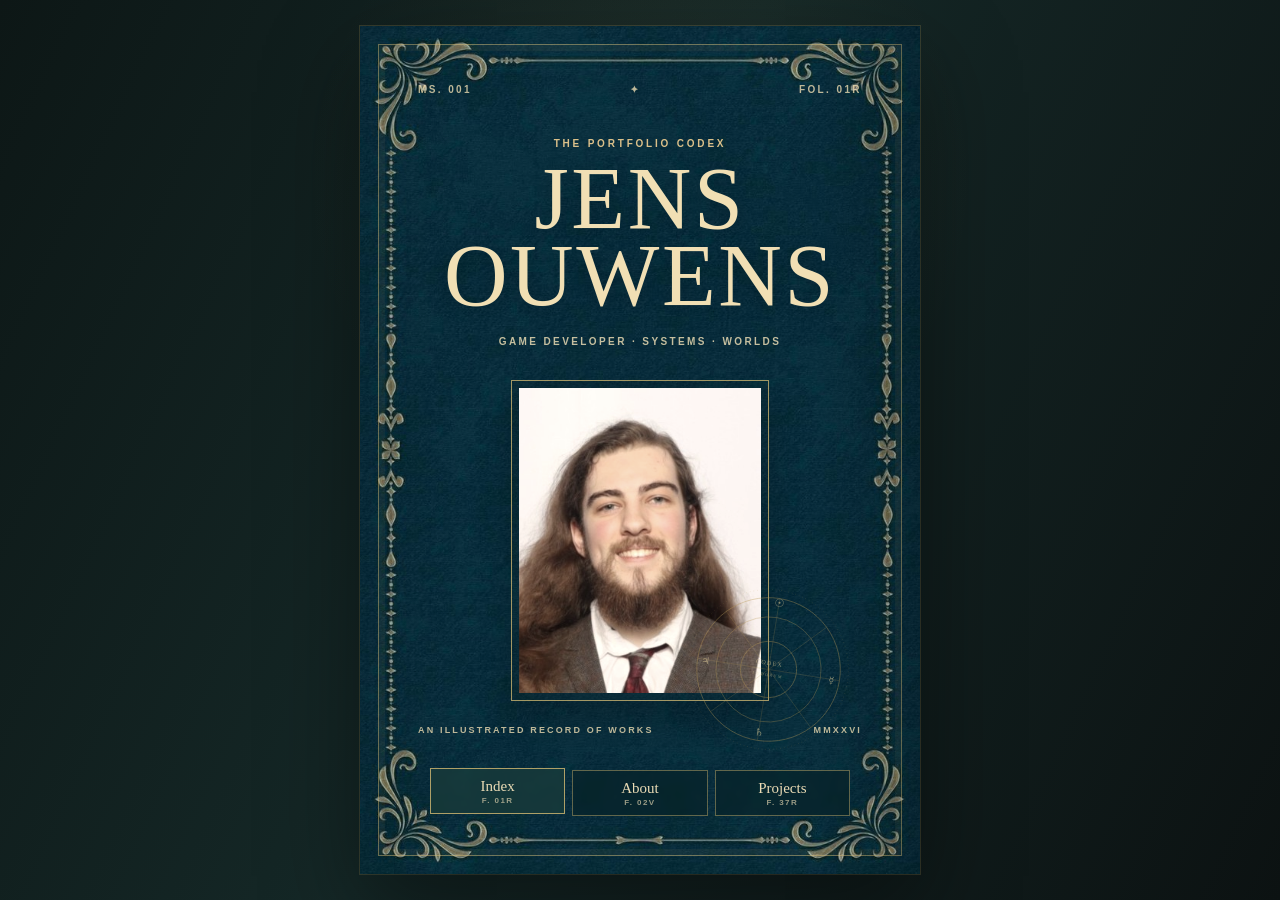
<file: index.html>
<!doctype html>
<html lang="en">
<head>
  <meta charset="utf-8">
  <meta name="viewport" content="width=device-width, initial-scale=1">
  <meta name="description" content="A game developer portfolio presented as a medieval scientific codex.">
  <title>The Portfolio Codex — Index</title>
  <link rel="stylesheet" href="style.css">
</head>
<body class="cover-page">
  <main class="cover-shell">
    <section class="book-cover" aria-label="Portfolio cover">
      <div class="cover-border" aria-hidden="true"></div>
      <div class="cover-topline">
        <span>MS. 001</span>
        <span>✦</span>
        <span>FOL. 01R</span>
      </div>

      <div class="cover-title">
        <p class="eyebrow">THE PORTFOLIO CODEX</p>
        <h1>JENS<br>OUWENS</h1>
        <p class="cover-subtitle">GAME DEVELOPER · SYSTEMS · WORLDS</p>
      </div>

      <div class="cover-portrait-wrap">
        <div class="portrait-frame">
          <img src="media/JensOuwensProfiel.jpg" alt="Portrait placeholder">
        </div>
        <img class="orbit-mark" src="media/ornament-wheel.svg" alt="" aria-hidden="true">
      </div>

      <div class="cover-note">
        <span>AN ILLUSTRATED RECORD OF WORKS</span>
        <span>MMXXVI</span>
      </div>

      <nav class="cover-nav" aria-label="Primary">
        <a class="current" href="index.html"><span>Index</span><small>F. 01R</small></a>
        <a href="about.html"><span>About</span><small>F. 02V</small></a>
        <a href="projects.html"><span>Projects</span><small>F. 37R</small></a>
      </nav>
    </section>
  </main>
  <script src="script.js"></script>
</body>
</html>
</file>
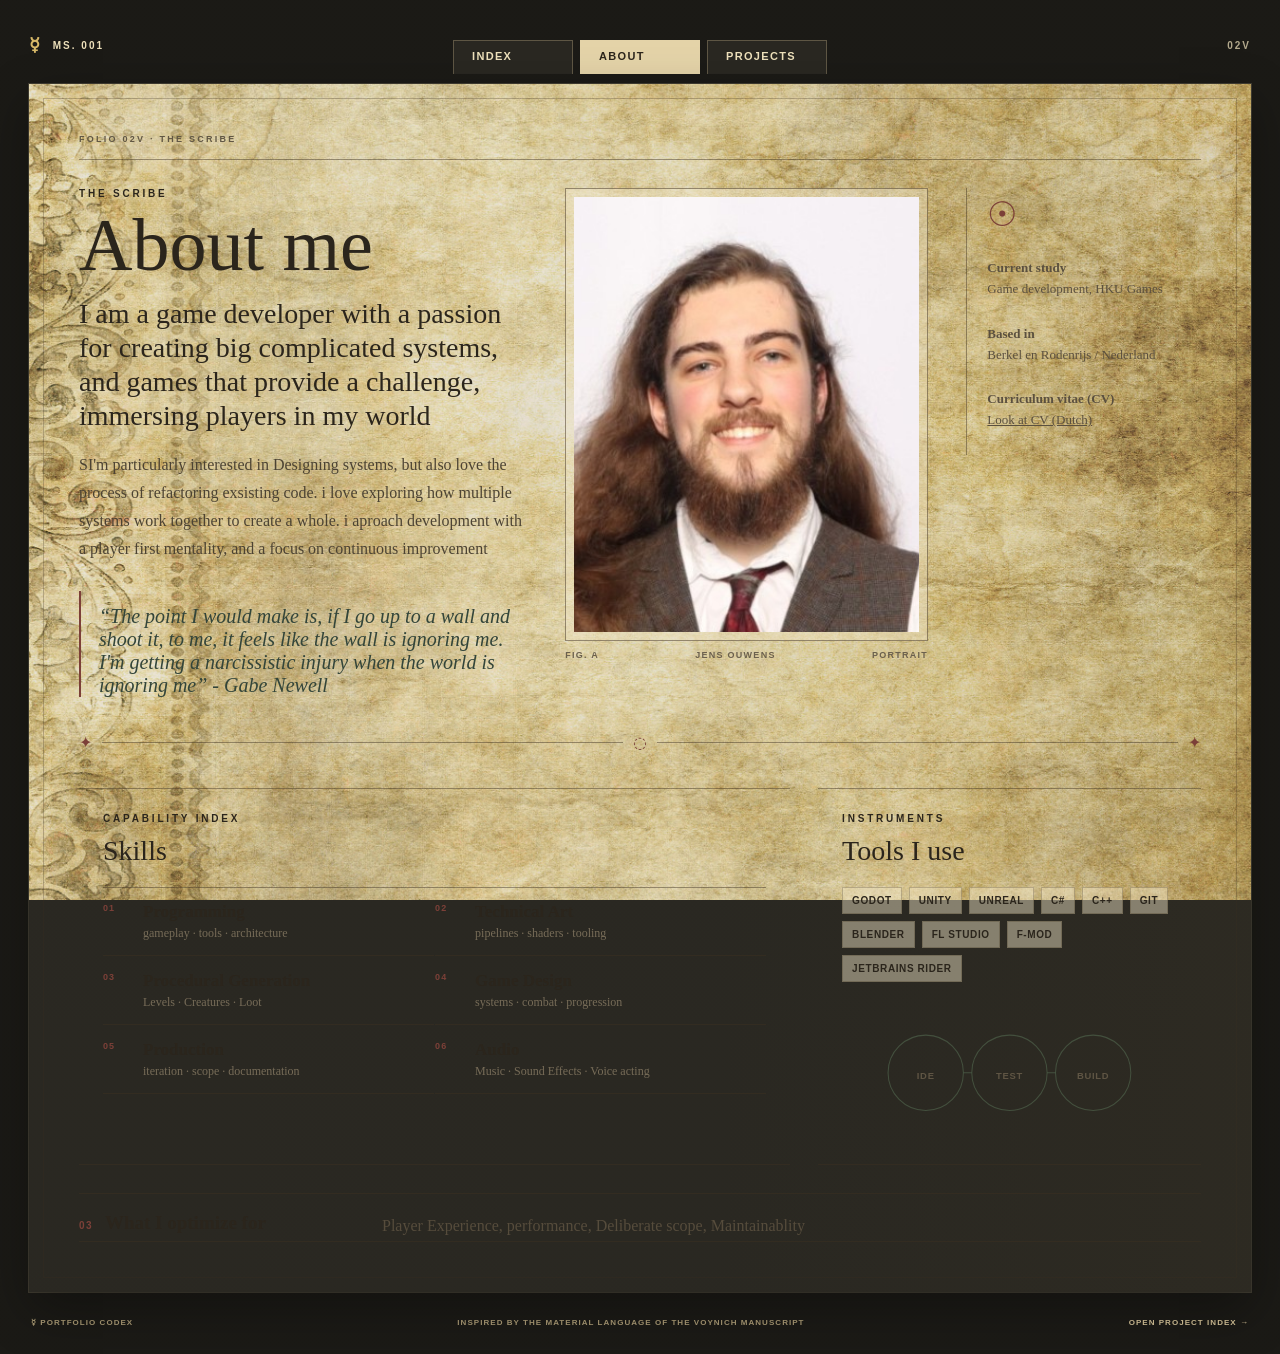
<file: about.html>
<!doctype html>
<html lang="en">
<head>
  <meta charset="utf-8">
  <meta name="viewport" content="width=device-width, initial-scale=1">
  <meta name="description" content="About the game developer behind the portfolio codex.">
  <title>The Portfolio Codex — About</title>
  <link rel="stylesheet" href="style.css">
</head>
<body class="folio-page">
  <div class="page-frame">
    <header class="site-header">
      <a class="brand-mark" href="index.html" aria-label="Return to index"><span>☿</span> MS. 001</a>
      <nav aria-label="Primary">
        <a href="index.html">Index</a>
        <a class="active" href="about.html" aria-current="page">About</a>
        <a href="projects.html">Projects</a>
      </nav>
      <span class="folio-number">02V</span>
    </header>

    <main class="folio-sheet about-sheet">
      <div class="sheet-corner">folio 02v · the scribe</div>
      <div class="sheet-rule"></div>

      <section class="about-hero">
        <div class="about-copy">
          <p class="section-kicker">THE SCRIBE</p>
          <h1>About me</h1>
          <p class="lede">I am a game developer with a passion for creating big complicated systems, and games that provide a challenge, immersing players in my world</p>
          <p>SI'm particularly interested in Designing systems, but also love the process of refactoring exsisting code. i love exploring how multiple systems work together to create a whole. i aproach development with a player first mentality, and a focus on continuous improvement</p>
          <p class="pull-quote">“The point I would make is, if I go up to a wall and shoot it, to me, it feels like the wall is ignoring me. I'm getting a narcissistic injury when the world is ignoring me” - Gabe Newell</p>
        </div>

        <figure class="portrait-figure">
          <img src="media/JensOuwensProfiel.jpg" alt="Portrait placeholder">
          <figcaption><span>FIG. A</span> <span><strong>Jens Ouwens</strong></span>portrait</figcaption>
        </figure>

        <aside class="marginalia">
          <div class="marginalia-symbol">☉</div>
          <p><strong>Current study</strong><br>Game development, HKU Games</p>
          <p><strong>Based in</strong><br>Berkel en Rodenrijs / Nederland</p>
          <p><strong>Curriculum vitae (CV)</strong><br> <a href="media/Jens_Ouwens_CV.pdf">Look at CV (Dutch)</a></p>
        </aside>
      </section>

      <div class="ornament-divider" aria-hidden="true"><span>✦</span><i></i><span>◌</span><i></i><span>✦</span></div>

      <section class="about-columns">
        <article class="ink-panel">
          <p class="section-kicker">CAPABILITY INDEX</p>
          <h2>Skills</h2>
          <div class="skill-matrix">
            <div><span>01</span><b>Programming</b><em>gameplay · tools · architecture</em></div>
            <div><span>02</span><b>Technical Art</b><em>pipelines · shaders · tooling</em></div>
            <div><span>03</span><b>Procedural Generation</b><em>Levels · Creatures · Loot</em></div>
            <div><span>04</span><b>Game Design</b><em>systems · combat · progression</em></div>
            <div><span>05</span><b>Production</b><em>iteration · scope · documentation</em></div>
            <div><span>06</span><b>Audio</b><em>Music · Sound Effects · Voice acting</em></div>
          </div>
        </article>

        <article class="ink-panel tools-panel">
          <p class="section-kicker">INSTRUMENTS</p>
          <h2>Tools I use</h2>
          <div class="tool-list">
            <span>Godot</span><span>Unity</span><span>Unreal</span><span>C#</span><span>C++</span><span>Git</span><span>Blender</span><span>FL Studio</span><span>F-Mod</span><span>Jetbrains Rider</span>
          </div>
          <div class="mini-diagram" aria-hidden="true">
            <svg viewBox="0 0 320 120">
              <circle cx="80" cy="60" r="36"></circle>
              <circle cx="160" cy="60" r="36"></circle>
              <circle cx="240" cy="60" r="36"></circle>
              <path d="M116 60h8M196 60h8"></path>
              <text x="80" y="66">IDE</text><text x="160" y="66">TEST</text><text x="240" y="66">BUILD</text>
            </svg>
          </div>
        </article>
      </section>

      <section class="experience-strip">
        <div><span>03</span><strong>What I optimize for</strong></div>
        <p>Player Experience, performance, Deliberate scope, Maintainablity</p>
      </section>
    </main>

    <footer class="site-footer">
      <span>☿ PORTFOLIO CODEX</span>
      <span>Inspired by the material language of the Voynich manuscript</span>
      <a href="projects.html">Open project index →</a>
    </footer>
  </div>
  <script src="script.js"></script>
</body>
</html>
</file>
<file: style.css>
:root {
  --ink: #2b251c;
  --ink-soft: #615744;
  --paper: #e5d8b5;
  --paper-deep: #cdbb8a;
  --paper-light: #efe6c9;
  --green: #52644f;
  --green-dark: #33453a;
  --red: #7c4038;
  --gold: #b99b58;
  --line: rgba(62, 49, 33, .46);
  --line-light: rgba(239, 230, 201, .24);
  --shadow: rgba(24, 19, 13, .18);
  --serif: "Baskerville", "Palatino Linotype", "Book Antiqua", Georgia, serif;
  --sans: Inter, ui-sans-serif, -apple-system, BlinkMacSystemFont, "Segoe UI", sans-serif;
}

* { box-sizing: border-box; }
html { scroll-behavior: smooth; }
body {
  margin: 0;
  min-height: 100vh;
  color: var(--ink);
  background: #171714;
  font-family: var(--serif);
}
button, input, select { font: inherit; }
a { color: inherit; }
img { max-width: 100%; }

/* Cover */
.cover-page {
  background:
    radial-gradient(circle at 50% 20%, rgba(210, 180, 104, .07), transparent 35%),
    linear-gradient(115deg, #0d1716, #152827 45%, #0c1212);
  color: #eadbb5;
  overflow-x: hidden;
}
.cover-shell {
  min-height: 100vh;
  display: grid;
  place-items: center;
  padding: 26px;
}
.book-cover {
  position: relative;
  width: min(560px, 92vw);
  min-height: min(860px, calc(100vh - 52px));
  aspect-ratio: 736 / 1103;
  padding: clamp(30px, 5vw, 58px);
  display: flex;
  flex-direction: column;
  align-items: center;
  justify-content: space-between;
  overflow: hidden;
  background:
    linear-gradient(rgba(6, 37, 41, .18), rgba(6, 37, 41, .18)),
    url("media/BookCover.jpg") center / cover no-repeat;
  box-shadow: 0 34px 90px rgba(0,0,0,.42), 0 0 0 1px rgba(218, 187, 109, .18);
  isolation: isolate;
}
.book-cover::after {
  content: "";
  position: absolute;
  inset: 0;
  background: linear-gradient(90deg, rgba(0,0,0,.08), transparent 18%, transparent 82%, rgba(0,0,0,.18));
  pointer-events: none;
}
.cover-border {
  position: absolute;
  inset: 18px;
  border: 1px solid rgba(220, 193, 124, .5);
  box-shadow: inset 0 0 0 6px rgba(222, 191, 116, .06);
  pointer-events: none;
  z-index: 0;
}
.cover-topline, .cover-note {
  width: 100%;
  display: flex;
  justify-content: space-between;
  gap: 10px;
  position: relative;
  z-index: 2;
  font: 600 10px/1.2 var(--sans);
  letter-spacing: .24em;
  text-transform: uppercase;
  color: rgba(241, 223, 179, .78);
}
.cover-title {
  position: relative;
  z-index: 2;
  text-align: center;
  margin-top: 20px;
}
.eyebrow, .section-kicker {
  margin: 0 0 10px;
  font: 700 10px/1.2 var(--sans);
  letter-spacing: .28em;
  text-transform: uppercase;
}
.cover-title .eyebrow { color: #dbc08a; }
.cover-title h1 {
  margin: 0;
  font: 500 clamp(48px, 9vw, 88px)/.88 var(--serif);
  letter-spacing: .03em;
  color: #f1dfb4;
  text-shadow: 0 3px 18px rgba(0,0,0,.24);
}
.cover-subtitle {
  margin: 20px 0 0;
  font: 600 10px/1.3 var(--sans);
  letter-spacing: .24em;
  color: rgba(239, 223, 182, .82);
}
.cover-portrait-wrap {
  position: relative;
  width: min(58%, 270px);
  aspect-ratio: 4 / 5;
  margin: 10px 0 2px;
  z-index: 2;
}
.portrait-frame {
  position: absolute;
  inset: 0;
  padding: 7px;
  border: 1px solid rgba(224, 194, 118, .72);
  background: rgba(12, 32, 31, .18);
  box-shadow: 0 22px 30px rgba(0,0,0,.2);
}
.portrait-frame img {
  width: 100%;
  height: 100%;
  display: block;
  object-fit: cover;
  filter: sepia(.12) saturate(.8);
}
.orbit-mark {
  position: absolute;
  width: 72%;
  aspect-ratio: 1;
  right: -36%;
  bottom: -19%;
  opacity: .58;
  transform: rotate(9deg);
}
.cover-note { font-size: 9px; }
.cover-nav {
  width: min(420px, 100%);
  display: grid;
  grid-template-columns: repeat(3, 1fr);
  margin-top: 12px;
  position: relative;
  z-index: 3;
  gap: 7px;
}
.cover-nav a {
  min-height: 46px;
  padding: 8px 10px;
  display: flex;
  flex-direction: column;
  align-items: center;
  justify-content: center;
  text-decoration: none;
  border: 1px solid rgba(224, 194, 118, .42);
  background: rgba(7, 31, 31, .44);
  backdrop-filter: blur(3px);
  transition: transform .18s ease, background .18s ease, border-color .18s ease;
}
.cover-nav a:hover, .cover-nav a.current {
  transform: translateY(-2px);
  background: rgba(29, 63, 59, .62);
  border-color: rgba(224, 194, 118, .76);
}
.cover-nav span { font-size: 15px; }
.cover-nav small {
  margin-top: 2px;
  font: 700 8px/1 var(--sans);
  letter-spacing: .18em;
  opacity: .65;
}

/* Common manuscript frame */
.folio-page, .detail-page {
  background:
    linear-gradient(rgba(18, 16, 12, .1), rgba(18, 16, 12, .1)),
    #1c1b17;
}
.page-frame {
  width: min(1500px, calc(100% - 28px));
  min-height: 100vh;
  margin: 0 auto;
  padding: 18px 0 26px;
}
.site-header, .detail-header {
  width: min(1240px, calc(100% - 30px));
  margin: 0 auto 10px;
  min-height: 56px;
  display: grid;
  grid-template-columns: 1fr auto 1fr;
  align-items: end;
  gap: 14px;
  color: #eee1bb;
}
.site-header nav {
  display: flex;
  justify-content: center;
  align-items: stretch;
  gap: 7px;
}
.site-header nav a {
  min-width: 120px;
  padding: 10px 18px 12px;
  border: 1px solid rgba(228, 208, 159, .28);
  border-bottom: none;
  text-decoration: none;
  font: 700 11px/1 var(--sans);
  letter-spacing: .12em;
  text-transform: uppercase;
  background: #292721;
}
.site-header nav a:hover, .site-header nav a.active {
  background: #e4d3a8;
  color: #2c251b;
  border-color: #e4d3a8;
}
.brand-mark, .folio-number {
  align-self: center;
  font: 700 10px/1.2 var(--sans);
  letter-spacing: .2em;
  text-transform: uppercase;
  text-decoration: none;
}
.brand-mark span {
  margin-right: 6px;
  color: #d7b868;
  font-size: 18px;
  vertical-align: -2px;
}
.folio-number { text-align: right; opacity: .72; }

.folio-sheet {
  position: relative;
  width: min(1240px, calc(100% - 30px));
  margin: 0 auto;
  padding: clamp(28px, 4vw, 50px);
  background:
    linear-gradient(rgba(239, 228, 194, .07), rgba(239, 228, 194, .07)),
    url("media/Parchement.jpg") center / cover fixed;
  box-shadow: 0 18px 48px rgba(0,0,0,.32), 0 0 0 1px rgba(238, 220, 176, .18);
  overflow: hidden;
}
.folio-sheet::before {
  content: "";
  position: absolute;
  inset: 14px;
  border: 1px solid rgba(60, 46, 31, .28);
  pointer-events: none;
}
.folio-sheet::after {
  content: "";
  position: absolute;
  top: 0;
  right: 0;
  width: 44%;
  height: 100%;
  background: linear-gradient(90deg, transparent, rgba(83, 68, 39, .08));
  pointer-events: none;
}
.sheet-corner {
  position: relative;
  z-index: 1;
  font: 700 9px/1.2 var(--sans);
  letter-spacing: .25em;
  text-transform: uppercase;
  color: var(--ink-soft);
}
.sheet-rule, .detail-divider {
  height: 1px;
  background: var(--line);
  margin: 14px 0 28px;
}

/* About */
.about-hero {
  position: relative;
  z-index: 1;
  display: grid;
  grid-template-columns: 1.05fr .85fr .55fr;
  gap: clamp(20px, 3vw, 44px);
  align-items: start;
}
.about-copy h1, .projects-heading h1, .detail-hero h1 {
  margin: 0 0 16px;
  font-weight: 500;
  font-size: clamp(44px, 6vw, 74px);
  line-height: .96;
}
.about-copy .lede {
  max-width: 44rem;
  margin: 0 0 18px;
  font-size: clamp(19px, 2.2vw, 28px);
  line-height: 1.22;
}
.about-copy p:not(.section-kicker):not(.lede):not(.pull-quote) {
  max-width: 40rem;
  color: #4c4333;
  line-height: 1.75;
}
.pull-quote {
  max-width: 28rem;
  margin: 28px 0 0;
  padding: 14px 0 0 18px;
  border-left: 2px solid var(--red);
  font-size: 20px;
  font-style: italic;
  color: var(--green-dark);
}
.portrait-figure { margin: 0; }
.portrait-figure img {
  width: 100%;
  display: block;
  aspect-ratio: 4 / 5;
  object-fit: cover;
  border: 1px solid rgba(64, 48, 30, .5);
  padding: 8px;
  background: rgba(240, 231, 203, .4);
}
.portrait-figure figcaption, .detail-hero-image figcaption, .gallery-grid figcaption {
  margin-top: 8px;
  display: flex;
  justify-content: space-between;
  gap: 10px;
  font: 700 9px/1.4 var(--sans);
  letter-spacing: .14em;
  text-transform: uppercase;
  color: #6b604d;
}
.marginalia {
  padding-left: 20px;
  border-left: 1px solid var(--line);
  color: #5b503f;
  font-size: 13px;
  line-height: 1.6;
}
.marginalia p { margin: 0 0 24px; }
.marginalia-symbol {
  color: var(--red);
  font-size: 34px;
  margin-bottom: 16px;
}
.ornament-divider {
  position: relative;
  z-index: 1;
  display: grid;
  grid-template-columns: auto 1fr auto 1fr auto;
  gap: 10px;
  align-items: center;
  margin: 36px 0;
  color: var(--red);
}
.ornament-divider i { display: block; height: 1px; background: var(--line); }
.about-columns {
  position: relative;
  z-index: 1;
  display: grid;
  grid-template-columns: 1.3fr .7fr;
  gap: 28px;
}
.ink-panel {
  padding: 24px;
  border-top: 1px solid var(--line);
  border-bottom: 1px solid var(--line);
}
.ink-panel h2 { margin: 0 0 20px; font-size: 28px; font-weight: 500; }
.skill-matrix { display: grid; grid-template-columns: 1fr 1fr; gap: 1px; border-top: 1px solid var(--line); }
.skill-matrix div {
  display: grid;
  grid-template-columns: 30px 1fr;
  gap: 4px 10px;
  padding: 14px 0;
  border-bottom: 1px solid var(--line);
}
.skill-matrix span { font: 700 9px/1.5 var(--sans); letter-spacing: .12em; color: var(--red); }
.skill-matrix b { font-size: 17px; font-weight: 600; }
.skill-matrix em { grid-column: 2; font-style: normal; font-size: 12px; color: #776c58; }
.tool-list { display: flex; flex-wrap: wrap; gap: 7px; margin-bottom: 28px; }
.tool-list span, .tag {
  display: inline-flex;
  align-items: center;
  min-height: 27px;
  padding: 4px 9px;
  border: 1px solid rgba(65, 50, 31, .28);
  background: rgba(244, 233, 201, .45);
  font: 700 10px/1.1 var(--sans);
  letter-spacing: .06em;
  text-transform: uppercase;
}
.mini-diagram svg { width: 100%; height: auto; overflow: visible; }
.mini-diagram circle, .mini-diagram path { fill: none; stroke: rgba(77, 95, 73, .72); stroke-width: 1; }
.mini-diagram text { font: 700 9px var(--sans); letter-spacing: .08em; fill: #5f5544; text-anchor: middle; }
.experience-strip {
  position: relative;
  z-index: 1;
  margin-top: 28px;
  display: grid;
  grid-template-columns: .5fr 1.5fr;
  gap: 30px;
  padding: 18px 0 2px;
  border-top: 1px solid var(--line);
  border-bottom: 1px solid var(--line);
}
.experience-strip div { display: flex; gap: 12px; align-items: baseline; }
.experience-strip span { color: var(--red); font: 700 10px var(--sans); letter-spacing: .14em; }
.experience-strip strong { font-size: 19px; font-weight: 600; }
.experience-strip p { margin: 0; line-height: 1.7; color: #564c3c; }

/* Projects index */
.projects-heading {
  position: relative;
  z-index: 1;
  display: grid;
  grid-template-columns: 1fr auto;
  align-items: end;
  gap: 30px;
}
.projects-heading p:not(.section-kicker) { margin: 0; color: #5b503f; font-size: 15px; }
.catalogue-mark {
  width: 160px;
  height: 112px;
  position: relative;
  display: grid;
  place-items: center;
  border: 1px solid var(--line);
}
.catalogue-mark::before, .catalogue-mark::after {
  content: "";
  position: absolute;
  inset: 12px;
  border: 1px dashed rgba(79, 67, 48, .38);
}
.catalogue-mark::after { inset: 28px 40px; border-radius: 50%; }
.catalogue-mark span { position: absolute; font-size: 17px; }
.catalogue-mark span:nth-child(1) { left: 17px; top: 14px; color: var(--red); }
.catalogue-mark span:nth-child(2) { right: 17px; top: 14px; color: var(--green); }
.catalogue-mark span:nth-child(3) { bottom: 13px; left: 50%; transform: translateX(-50%); color: #6f644d; }
.filter-rail {
  position: relative;
  z-index: 2;
  display: grid;
  grid-template-columns: 1.7fr repeat(4, minmax(120px, 1fr)) auto;
  gap: 8px;
  padding: 20px 0 16px;
  margin-top: 28px;
  border-top: 1px solid var(--line);
  border-bottom: 1px solid var(--line);
}
.filter-rail label { display: flex; flex-direction: column; gap: 7px; }
.filter-rail label span {
  font: 700 8px/1 var(--sans);
  letter-spacing: .16em;
  text-transform: uppercase;
  color: #655a49;
}
.filter-rail input, .filter-rail select {
  width: 100%;
  height: 40px;
  border: 1px solid rgba(65, 50, 31, .38);
  background: rgba(241, 231, 201, .55);
  color: var(--ink);
  padding: 0 10px;
  outline: none;
  border-radius: 0;
}
.filter-rail input:focus, .filter-rail select:focus { border-color: var(--green); box-shadow: inset 0 0 0 1px rgba(82, 100, 79, .14); }
.text-button {
  align-self: end;
  height: 40px;
  padding: 0 13px;
  border: 1px solid rgba(65, 50, 31, .38);
  background: transparent;
  cursor: pointer;
  font: 700 9px var(--sans);
  letter-spacing: .14em;
  text-transform: uppercase;
}
.text-button:hover { background: rgba(82, 100, 79, .09); }
.filter-status {
  position: relative;
  z-index: 1;
  display: flex;
  justify-content: space-between;
  gap: 20px;
  padding: 12px 0 6px;
  color: #776c58;
  font: 700 9px/1.4 var(--sans);
  letter-spacing: .12em;
  text-transform: uppercase;
}
.project-grid {
  position: relative;
  z-index: 1;
  display: grid;
  grid-template-columns: repeat(2, minmax(0, 1fr));
  gap: 26px;
  padding-top: 18px;
}
.project-card {
  display: flex;
  flex-direction: column;
  text-decoration: none;
  border: 1px solid rgba(61, 48, 32, .35);
  background: rgba(242, 232, 205, .46);
  transition: transform .18s ease, box-shadow .18s ease, border-color .18s ease;
}
.project-card:hover {
  transform: translateY(-4px);
  border-color: rgba(83, 101, 79, .65);
  box-shadow: 0 15px 25px rgba(55, 45, 30, .12);
}
.project-card.is-template { border-style: dashed; }
.project-card-image { position: relative; aspect-ratio: 1.58 / 1; overflow: hidden; background: #d6c393; }
.project-card-image img { width: 100%; height: 100%; object-fit: cover; display: block; transition: transform .35s ease; }
.project-card:hover .project-card-image img { transform: scale(1.025); }
.folio-chip {
  position: absolute;
  top: 10px;
  right: 10px;
  padding: 5px 7px;
  background: rgba(27, 26, 21, .74);
  color: #efe4c5;
  font: 700 8px var(--sans);
  letter-spacing: .14em;
}
.project-card-body { padding: 17px 18px 16px; }
.project-card-kicker { color: var(--red); font: 700 8px var(--sans); letter-spacing: .18em; text-transform: uppercase; }
.project-card h2 { margin: 8px 0 7px; font-size: 27px; line-height: 1; font-weight: 500; }
.project-card p { margin: 0; color: #625947; font-size: 14px; line-height: 1.6; min-height: 45px; }
.project-meta { margin-top: 15px; display: flex; flex-wrap: wrap; gap: 6px; }
.project-meta span {
  padding-right: 8px;
  border-right: 1px solid var(--line);
  font: 700 8px var(--sans);
  letter-spacing: .12em;
  text-transform: uppercase;
  color: #6a5e4b;
}
.project-meta span:last-child { border-right: 0; }
.empty-state { position: relative; z-index: 1; padding: 60px 20px; text-align: center; color: #6c604f; }
.load-error {
  display: grid;
  gap: 8px;
  padding: 30px;
  border: 1px dashed rgba(124,64,56,.5);
  background: rgba(124,64,56,.05);
  color: #654e49;
}
.load-error strong { font-size: 18px; }
.load-error small { color: #746857; line-height: 1.5; }
.load-error a { color: var(--green-dark); }

/* Project detail */
.detail-header { align-items: center; min-height: 52px; font: 700 9px var(--sans); letter-spacing: .16em; text-transform: uppercase; }
.detail-header > span:nth-child(2) { opacity: .6; }
.back-link { text-decoration: none; color: #eadcb8; }
.back-link:hover { text-decoration: underline; }
.detail-sheet { min-height: calc(100vh - 90px); }
.detail-hero {
  position: relative;
  z-index: 1;
  display: grid;
  grid-template-columns: 1fr auto;
  gap: 24px;
  align-items: end;
}
.detail-hook { max-width: 50rem; margin: 0; font-size: 19px; line-height: 1.45; color: #5b503f; }
.detail-stamp {
  min-width: 114px;
  padding: 10px 12px;
  border: 1px solid rgba(124, 64, 56, .46);
  text-align: center;
  color: var(--red);
  font: 700 9px var(--sans);
  letter-spacing: .14em;
  text-transform: uppercase;
  transform: rotate(-2deg);
}
.detail-hero-image {
  position: relative;
  z-index: 1;
  margin: 0;
}
.detail-hero-image img {
  width: 100%;
  display: block;
  aspect-ratio: 1.75 / 1;
  object-fit: cover;
  border: 1px solid rgba(62, 48, 31, .48);
  background: #d6c393;
}
.detail-meta-grid {
  position: relative;
  z-index: 1;
  display: grid;
  grid-template-columns: repeat(4, 1fr);
  margin-top: 20px;
  border-top: 1px solid var(--line);
  border-bottom: 1px solid var(--line);
}
.detail-meta-grid div { padding: 15px 16px; border-right: 1px solid var(--line); }
.detail-meta-grid div:last-child { border-right: 0; }
.detail-meta-grid span { display: block; margin-bottom: 7px; font: 700 8px var(--sans); letter-spacing: .18em; color: #706451; }
.detail-meta-grid strong { font-size: 16px; font-weight: 600; line-height: 1.35; }
.detail-intro-grid {
  position: relative;
  z-index: 1;
  display: grid;
  grid-template-columns: 1.4fr .6fr;
  gap: 35px;
  padding: 30px 0;
}
.detail-summary p:last-child { max-width: 54rem; margin: 0; font-size: 20px; line-height: 1.55; color: #443b2d; }
.detail-stack { padding-left: 24px; border-left: 1px solid var(--line); }
.spaced { margin-top: 24px; }
.tag-cloud { display: flex; flex-wrap: wrap; gap: 6px; }
.detail-sections { position: relative; z-index: 1; border-top: 1px solid var(--line); }
.detail-section {
  display: grid;
  grid-template-columns: 70px 1fr;
  gap: 20px;
  padding: 26px 0;
  border-bottom: 1px solid var(--line);
}
.section-number { color: var(--red); font: 700 13px var(--sans); letter-spacing: .16em; }
.detail-section h2 { margin: 0 0 8px; font-size: 28px; font-weight: 500; }
.detail-section p:last-child { max-width: 56rem; margin: 0; line-height: 1.75; color: #554b3a; }
.contribution-grid {
  position: relative;
  z-index: 1;
  display: grid;
  grid-template-columns: 1fr 1fr;
  gap: 28px;
  padding: 30px 0;
}
.contribution-grid article { border-top: 1px solid var(--line); }
.paper-list > div, .paper-list > a, .paper-list > span { border-bottom: 1px solid var(--line); }
.paper-list > div {
  display: grid;
  grid-template-columns: 32px 1fr;
  gap: 12px;
  padding: 12px 0;
}
.paper-list > div span { color: var(--red); font: 700 9px var(--sans); letter-spacing: .12em; }
.paper-list p { margin: 0; line-height: 1.55; color: #5a503f; }
.paper-list > a, .paper-list > span {
  display: flex;
  justify-content: space-between;
  gap: 10px;
  padding: 12px 0;
  text-decoration: none;
  color: var(--green-dark);
}
.paper-list > a:hover { color: var(--red); }
.quiet { color: #776d59 !important; }
.gallery-section { position: relative; z-index: 1; border-top: 1px solid var(--line); padding-top: 24px; }
.gallery-heading { display: flex; justify-content: space-between; gap: 15px; align-items: baseline; }
.gallery-heading > span { font: 700 8px var(--sans); letter-spacing: .14em; color: #736957; }
.gallery-grid { display: grid; grid-template-columns: repeat(2, 1fr); gap: 18px; }
.gallery-grid figure { margin: 0; }
.gallery-grid img { width: 100%; height: 100%; aspect-ratio: 1.5 / 1; object-fit: cover; display: block; border: 1px solid rgba(62, 48, 31, .42); background: #d4c08d; }
.gallery-grid figcaption { justify-content: flex-start; }
.colophon {
  position: relative;
  z-index: 1;
  display: flex;
  justify-content: space-between;
  gap: 16px;
  padding-top: 30px;
  margin-top: 30px;
  border-top: 1px solid var(--line);
  color: #6d6250;
  font: 700 9px/1.5 var(--sans);
  letter-spacing: .08em;
  text-transform: uppercase;
}
.colophon a { color: var(--green-dark); text-decoration: none; }

.site-footer {
  width: min(1240px, calc(100% - 30px));
  margin: 14px auto 0;
  padding: 11px 2px 0;
  display: flex;
  justify-content: space-between;
  gap: 14px;
  color: #ab9b75;
  font: 700 8px/1.4 var(--sans);
  letter-spacing: .13em;
  text-transform: uppercase;
}
.site-footer a { color: #d7c59a; text-decoration: none; }
.site-footer a:hover { text-decoration: underline; }

@media (max-width: 980px) {
  .site-header { grid-template-columns: 1fr; gap: 10px; }
  .site-header nav { justify-content: flex-start; }
  .folio-number { display: none; }
  .about-hero { grid-template-columns: 1fr 1fr; }
  .about-copy { grid-column: 1 / -1; }
  .marginalia { grid-column: 2; grid-row: 2; }
  .about-columns { grid-template-columns: 1fr; }
  .filter-rail { grid-template-columns: 1.4fr 1fr 1fr 1fr 1fr; }
  .search-field { grid-column: 1 / -1; }
  .text-button { justify-self: start; }
  .detail-intro-grid { grid-template-columns: 1fr; }
  .detail-stack { padding-left: 0; padding-top: 20px; border-left: 0; border-top: 1px solid var(--line); }
}

@media (max-width: 720px) {
  .cover-shell { padding: 10px; }
  .book-cover { min-height: calc(100vh - 20px); padding: 34px 26px 24px; }
  .cover-portrait-wrap { width: min(58%, 230px); }
  .page-frame { width: 100%; padding-top: 10px; }
  .site-header, .detail-header, .folio-sheet, .site-footer { width: calc(100% - 18px); }
  .site-header nav { overflow-x: auto; padding-bottom: 0; }
  .site-header nav a { min-width: 96px; padding-inline: 12px; }
  .folio-sheet { padding: 26px 22px; }
  .projects-heading { grid-template-columns: 1fr; }
  .catalogue-mark { width: 135px; height: 95px; }
  .filter-rail { grid-template-columns: 1fr 1fr; }
  .search-field { grid-column: 1 / -1; }
  .project-grid { grid-template-columns: 1fr; }
  .detail-hero { grid-template-columns: 1fr; }
  .detail-stamp { justify-self: start; }
  .detail-meta-grid { grid-template-columns: 1fr 1fr; }
  .detail-meta-grid div:nth-child(2) { border-right: 0; }
  .detail-meta-grid div:nth-child(1), .detail-meta-grid div:nth-child(2) { border-bottom: 1px solid var(--line); }
  .detail-meta-grid div:nth-child(3), .detail-meta-grid div:nth-child(4) { border-bottom: 0; }
  .detail-section { grid-template-columns: 44px 1fr; }
  .contribution-grid, .gallery-grid { grid-template-columns: 1fr; }
  .site-footer { flex-direction: column; }
}

@media (prefers-reduced-motion: reduce) {
  html { scroll-behavior: auto; }
  *, *::before, *::after { transition: none !important; }
}
</file>
